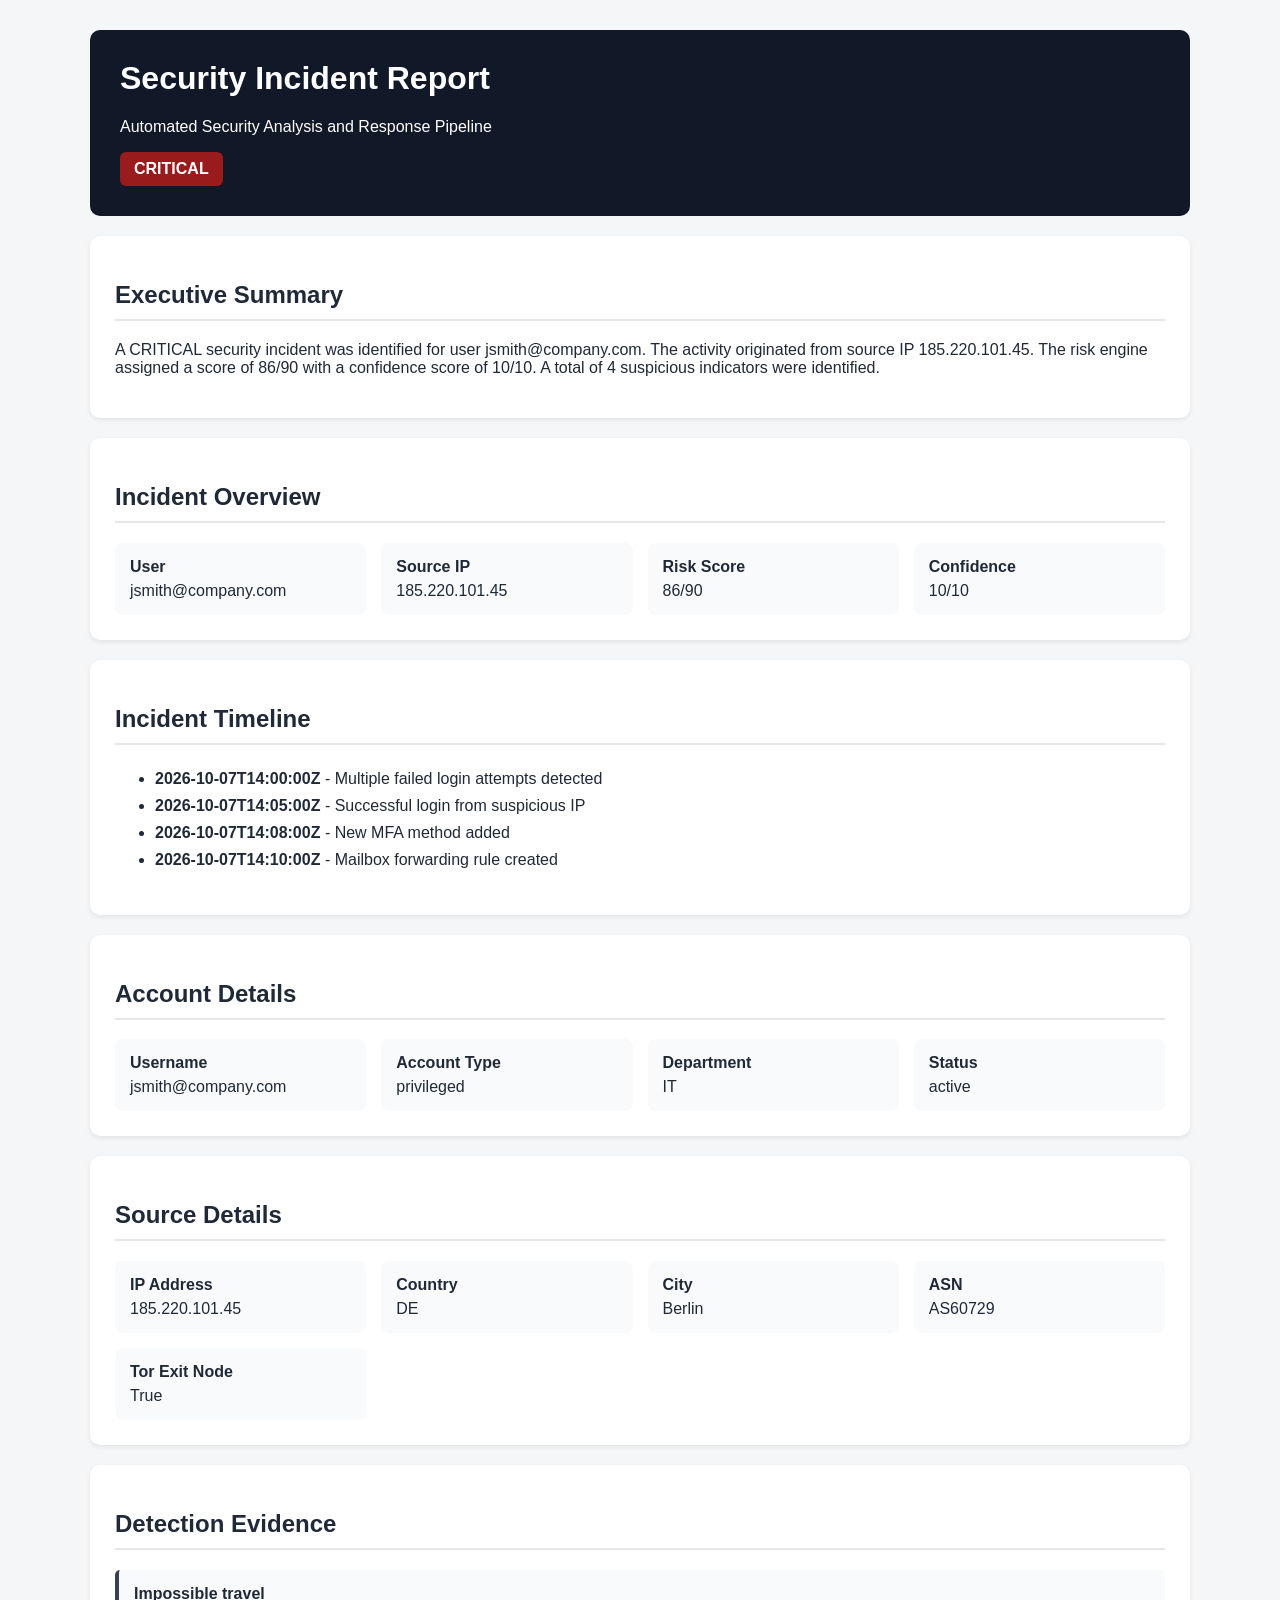
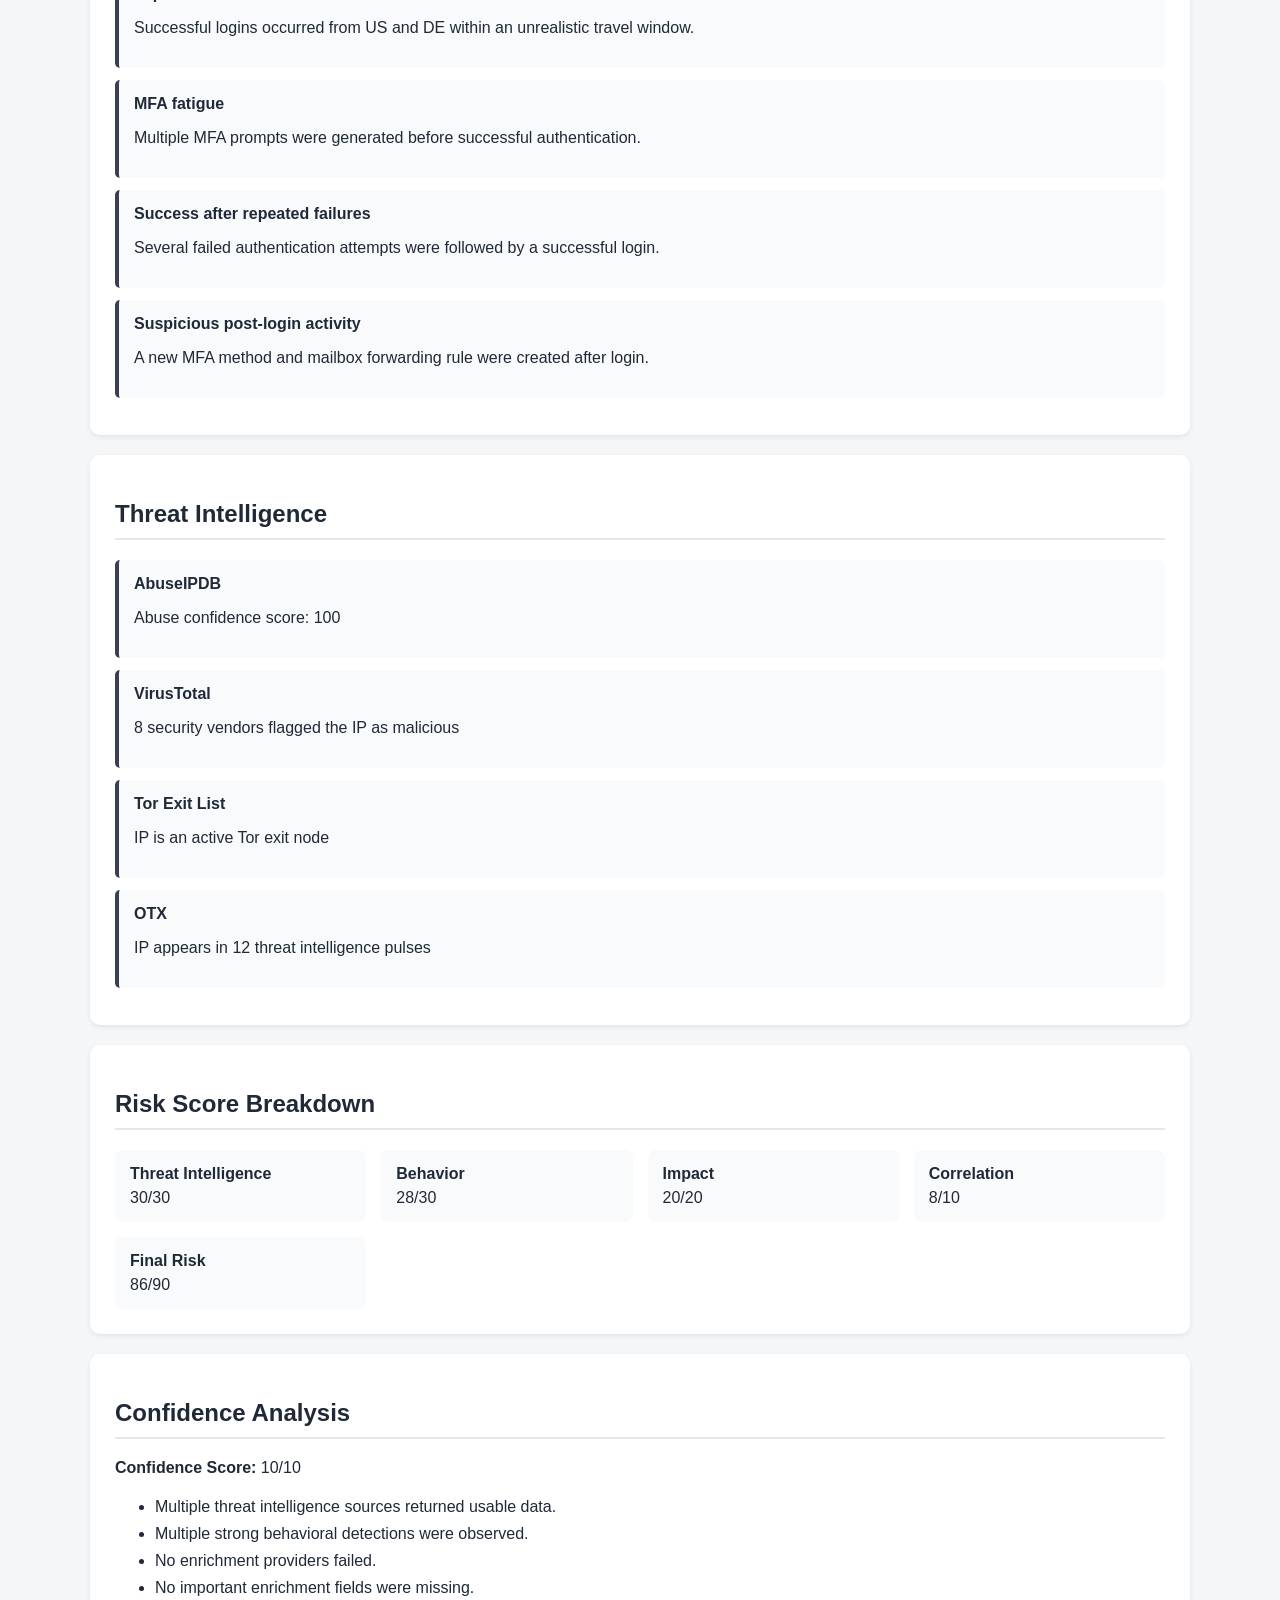
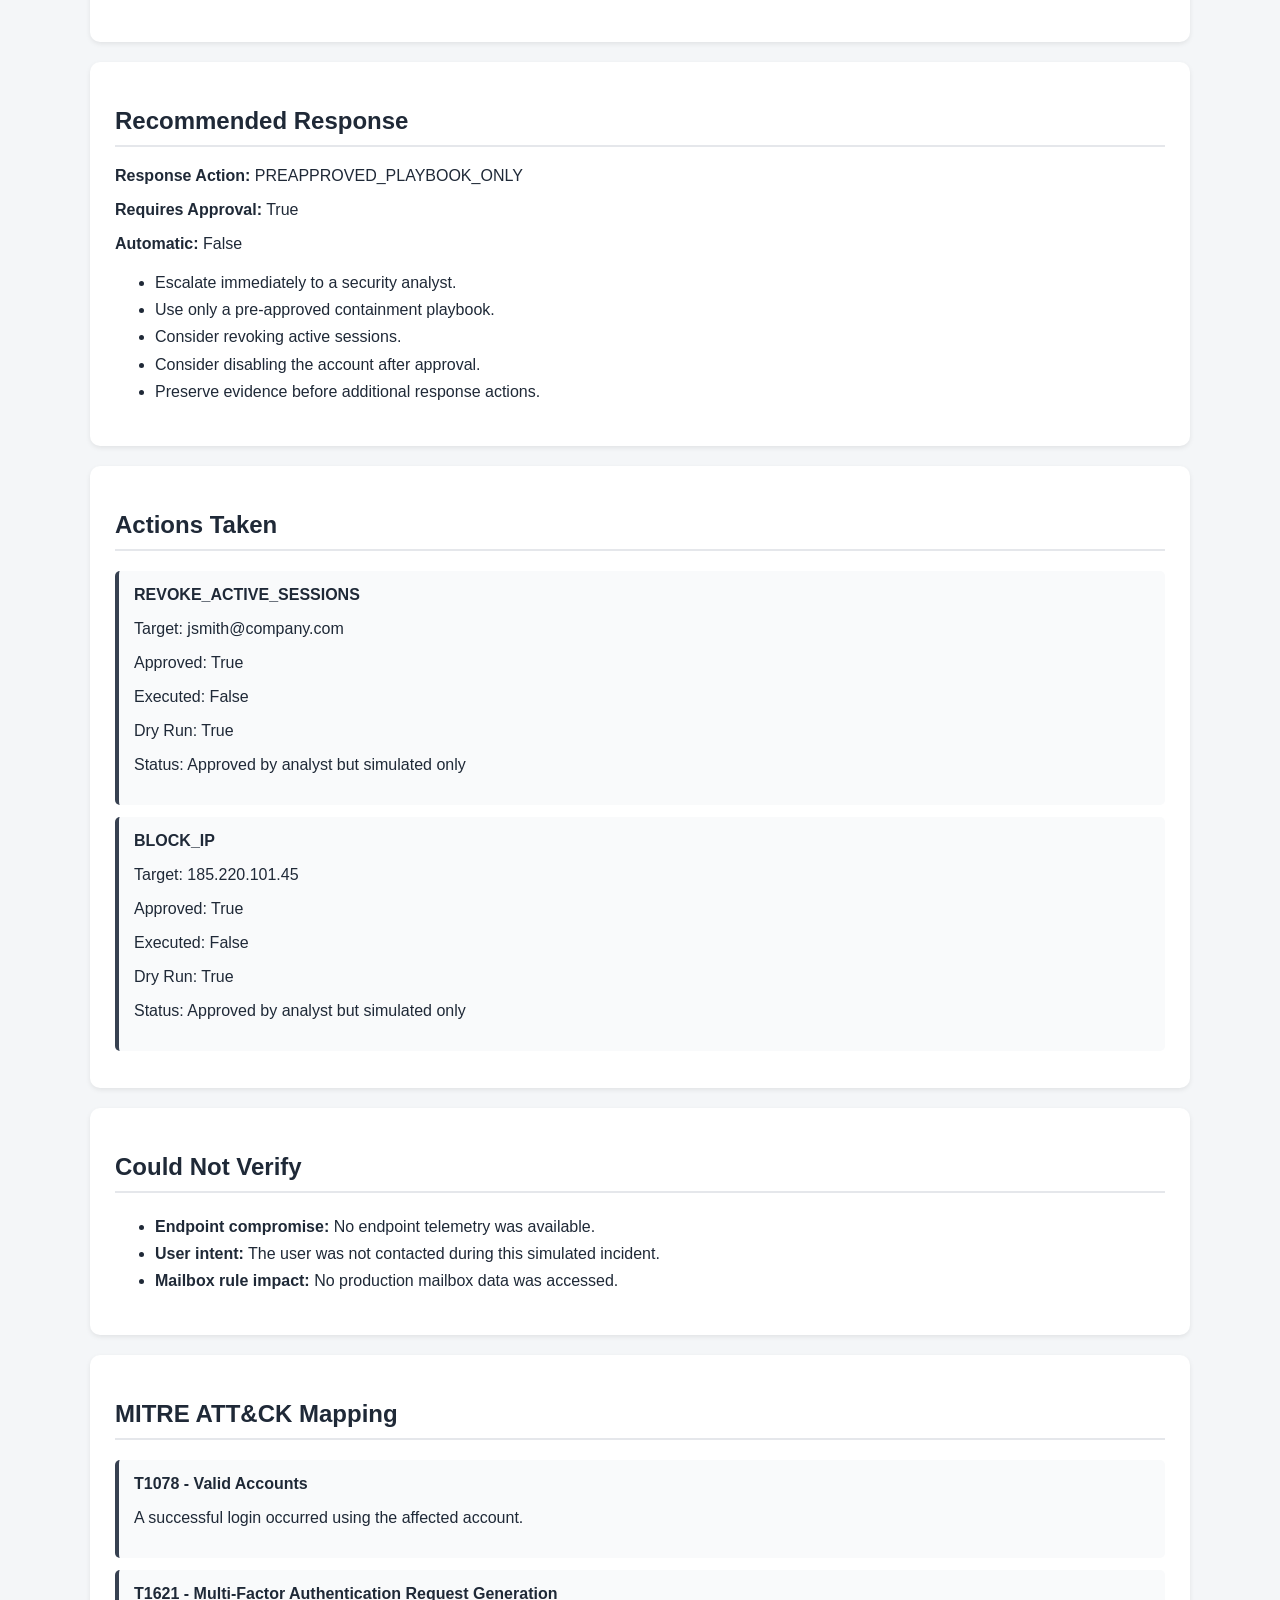
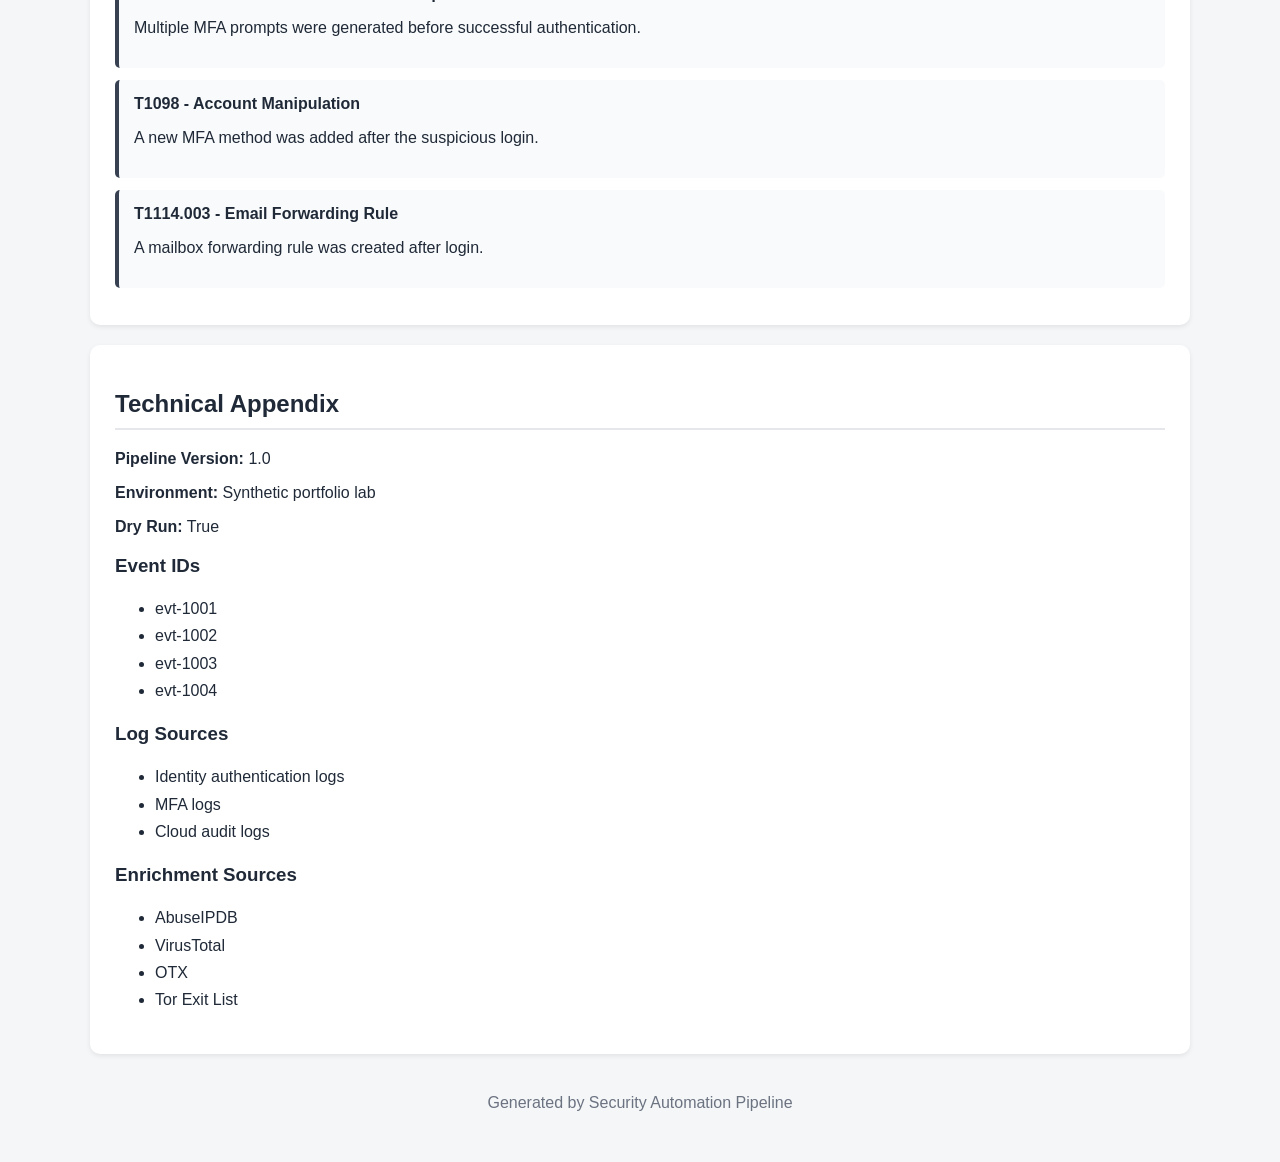
<file: reports/incident_report.html>
<!DOCTYPE html>
<html lang="en">

<head>
    <meta charset="UTF-8">

    <meta
        name="viewport"
        content="width=device-width, initial-scale=1.0"
    >

    <title>Security Incident Report</title>

    <style>
        body {
            font-family: Arial, sans-serif;
            background: #f4f6f8;
            margin: 0;
            padding: 0;
            color: #1f2937;
        }

        .container {
            width: 90%;
            max-width: 1100px;
            margin: 30px auto;
        }

        header {
            background: #111827;
            color: white;
            padding: 30px;
            border-radius: 10px;
            margin-bottom: 20px;
        }

        header h1 {
            margin-top: 0;
        }

        .severity {
            display: inline-block;
            background: #991b1b;
            color: white;
            padding: 8px 14px;
            border-radius: 6px;
            font-weight: bold;
        }

        section {
            background: white;
            padding: 25px;
            margin-bottom: 20px;
            border-radius: 10px;
            box-shadow: 0 2px 5px rgba(0, 0, 0, 0.08);
        }

        h2 {
            border-bottom: 2px solid #e5e7eb;
            padding-bottom: 10px;
        }

        .grid {
            display: grid;
            grid-template-columns: repeat(
                auto-fit,
                minmax(200px, 1fr)
            );
            gap: 15px;
        }

        .metric {
            background: #f9fafb;
            padding: 15px;
            border-radius: 8px;
        }

        .metric strong {
            display: block;
            margin-bottom: 6px;
        }

        .card {
            background: #f9fafb;
            border-left: 4px solid #374151;
            padding: 15px;
            margin-bottom: 12px;
            border-radius: 5px;
        }

        .warning {
            border-left-color: #b45309;
        }

        .critical {
            border-left-color: #991b1b;
        }

        ul {
            line-height: 1.7;
        }

        footer {
            text-align: center;
            padding: 20px;
            color: #6b7280;
        }
    </style>
</head>

<body>

<div class="container">

<header>
    <h1>Security Incident Report</h1>

    <p>
        Automated Security Analysis and Response Pipeline
    </p>

    <span class="severity">
        CRITICAL
    </span>
</header>


<section>
    <h2>Executive Summary</h2>

    <p>
        A CRITICAL security incident was identified for user jsmith@company.com. The activity originated from source IP 185.220.101.45. The risk engine assigned a score of 86/90 with a confidence score of 10/10. A total of 4 suspicious indicators were identified.
    </p>
</section>


<section>
    <h2>Incident Overview</h2>

    <div class="grid">

        <div class="metric">
            <strong>User</strong>
            jsmith@company.com
        </div>

        <div class="metric">
            <strong>Source IP</strong>
            185.220.101.45
        </div>

        <div class="metric">
            <strong>Risk Score</strong>
            86/90
        </div>

        <div class="metric">
            <strong>Confidence</strong>
            10/10
        </div>

    </div>
</section>


<section>
    <h2>Incident Timeline</h2>

    <ul>
        <li><strong>2026-10-07T14:00:00Z</strong> - Multiple failed login attempts detected</li><li><strong>2026-10-07T14:05:00Z</strong> - Successful login from suspicious IP</li><li><strong>2026-10-07T14:08:00Z</strong> - New MFA method added</li><li><strong>2026-10-07T14:10:00Z</strong> - Mailbox forwarding rule created</li>
    </ul>
</section>


<section>
    <h2>Account Details</h2>

    <div class="grid">

        <div class="metric">
            <strong>Username</strong>
            jsmith@company.com
        </div>

        <div class="metric">
            <strong>Account Type</strong>
            privileged
        </div>

        <div class="metric">
            <strong>Department</strong>
            IT
        </div>

        <div class="metric">
            <strong>Status</strong>
            active
        </div>

    </div>
</section>


<section>
    <h2>Source Details</h2>

    <div class="grid">

        <div class="metric">
            <strong>IP Address</strong>
            185.220.101.45
        </div>

        <div class="metric">
            <strong>Country</strong>
            DE
        </div>

        <div class="metric">
            <strong>City</strong>
            Berlin
        </div>

        <div class="metric">
            <strong>ASN</strong>
            AS60729
        </div>

        <div class="metric">
            <strong>Tor Exit Node</strong>
            True
        </div>

    </div>
</section>


<section>
    <h2>Detection Evidence</h2>

    <div class='card'><strong>Impossible travel</strong><p>Successful logins occurred from US and DE within an unrealistic travel window.</p></div><div class='card'><strong>MFA fatigue</strong><p>Multiple MFA prompts were generated before successful authentication.</p></div><div class='card'><strong>Success after repeated failures</strong><p>Several failed authentication attempts were followed by a successful login.</p></div><div class='card'><strong>Suspicious post-login activity</strong><p>A new MFA method and mailbox forwarding rule were created after login.</p></div>
</section>


<section>
    <h2>Threat Intelligence</h2>

    <div class='card'><strong>AbuseIPDB</strong><p>Abuse confidence score: 100</p></div><div class='card'><strong>VirusTotal</strong><p>8 security vendors flagged the IP as malicious</p></div><div class='card'><strong>Tor Exit List</strong><p>IP is an active Tor exit node</p></div><div class='card'><strong>OTX</strong><p>IP appears in 12 threat intelligence pulses</p></div>
</section>


<section>
    <h2>Risk Score Breakdown</h2>

    <div class="grid">

        <div class="metric">
            <strong>Threat Intelligence</strong>
            30/30
        </div>

        <div class="metric">
            <strong>Behavior</strong>
            28/30
        </div>

        <div class="metric">
            <strong>Impact</strong>
            20/20
        </div>

        <div class="metric">
            <strong>Correlation</strong>
            8/10
        </div>

        <div class="metric">
            <strong>Final Risk</strong>
            86/90
        </div>

    </div>
</section>


<section>
    <h2>Confidence Analysis</h2>

    <p>
        <strong>Confidence Score:</strong>
        10/10
    </p>

    <ul>
        <li>Multiple threat intelligence sources returned usable data.</li><li>Multiple strong behavioral detections were observed.</li><li>No enrichment providers failed.</li><li>No important enrichment fields were missing.</li>
    </ul>
</section>


<section>
    <h2>Recommended Response</h2>

    <p>
        <strong>Response Action:</strong>
        PREAPPROVED_PLAYBOOK_ONLY
    </p>

    <p>
        <strong>Requires Approval:</strong>
        True
    </p>

    <p>
        <strong>Automatic:</strong>
        False
    </p>

    <ul>
        <li>Escalate immediately to a security analyst.</li><li>Use only a pre-approved containment playbook.</li><li>Consider revoking active sessions.</li><li>Consider disabling the account after approval.</li><li>Preserve evidence before additional response actions.</li>
    </ul>
</section>


<section>
    <h2>Actions Taken</h2>

    <div class='card'><strong>REVOKE_ACTIVE_SESSIONS</strong><p>Target: jsmith@company.com</p><p>Approved: True</p><p>Executed: False</p><p>Dry Run: True</p><p>Status: Approved by analyst but simulated only</p></div><div class='card'><strong>BLOCK_IP</strong><p>Target: 185.220.101.45</p><p>Approved: True</p><p>Executed: False</p><p>Dry Run: True</p><p>Status: Approved by analyst but simulated only</p></div>
</section>


<section>
    <h2>Could Not Verify</h2>

    <ul>
        <li><strong>Endpoint compromise:</strong> No endpoint telemetry was available.</li><li><strong>User intent:</strong> The user was not contacted during this simulated incident.</li><li><strong>Mailbox rule impact:</strong> No production mailbox data was accessed.</li>
    </ul>
</section>


<section>
    <h2>MITRE ATT&CK Mapping</h2>

    <div class='card'><strong>T1078 - Valid Accounts</strong><p>A successful login occurred using the affected account.</p></div><div class='card'><strong>T1621 - Multi-Factor Authentication Request Generation</strong><p>Multiple MFA prompts were generated before successful authentication.</p></div><div class='card'><strong>T1098 - Account Manipulation</strong><p>A new MFA method was added after the suspicious login.</p></div><div class='card'><strong>T1114.003 - Email Forwarding Rule</strong><p>A mailbox forwarding rule was created after login.</p></div>
</section>


<section>
    <h2>Technical Appendix</h2>

    <p>
        <strong>Pipeline Version:</strong>
        1.0
    </p>

    <p>
        <strong>Environment:</strong>
        Synthetic portfolio lab
    </p>

    <p>
        <strong>Dry Run:</strong>
        True
    </p>

    <h3>Event IDs</h3>

    <ul>
        <li>evt-1001</li><li>evt-1002</li><li>evt-1003</li><li>evt-1004</li>
    </ul>

    <h3>Log Sources</h3>

    <ul>
        <li>Identity authentication logs</li><li>MFA logs</li><li>Cloud audit logs</li>
    </ul>

    <h3>Enrichment Sources</h3>

    <ul>
        <li>AbuseIPDB</li><li>VirusTotal</li><li>OTX</li><li>Tor Exit List</li>
    </ul>
</section>


<footer>
    Generated by Security Automation Pipeline
</footer>

</div>

</body>
</html>
</file>
